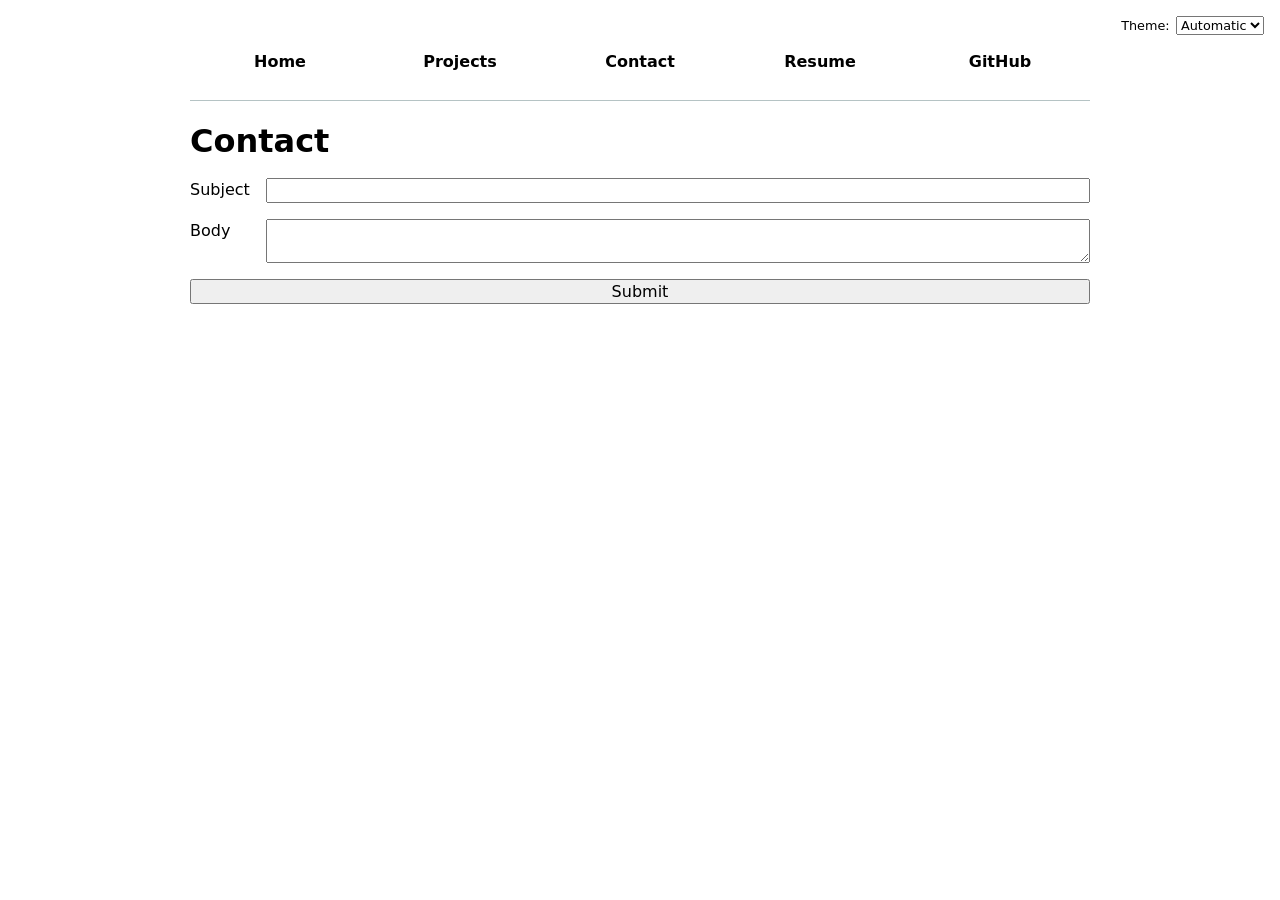
<file: contact/index.html>
<!DOCTYPE html>
<html lang="en">
<head>
    <meta charset="UTF-8">
    <meta name="viewport" content="width=device-width, initial-scale=1.0">
    <title>Christopher's Contact</title>
    <link rel="stylesheet" href="../style.css">
    <script type="module" src="../global.js"></script>
</head>
<body>
    <div class="container">
        <h1>Contact</h1>
        <form action="mailto:chn058@ucsd.edu">
            <label>
                Subject
                <input name="subject">
            </label>
            <label>
                Body
                <textarea name="body"></textarea>
            </label>
            <button type="submit">Submit</button>
        </form>
    </div>
</body>
</html>
</file>
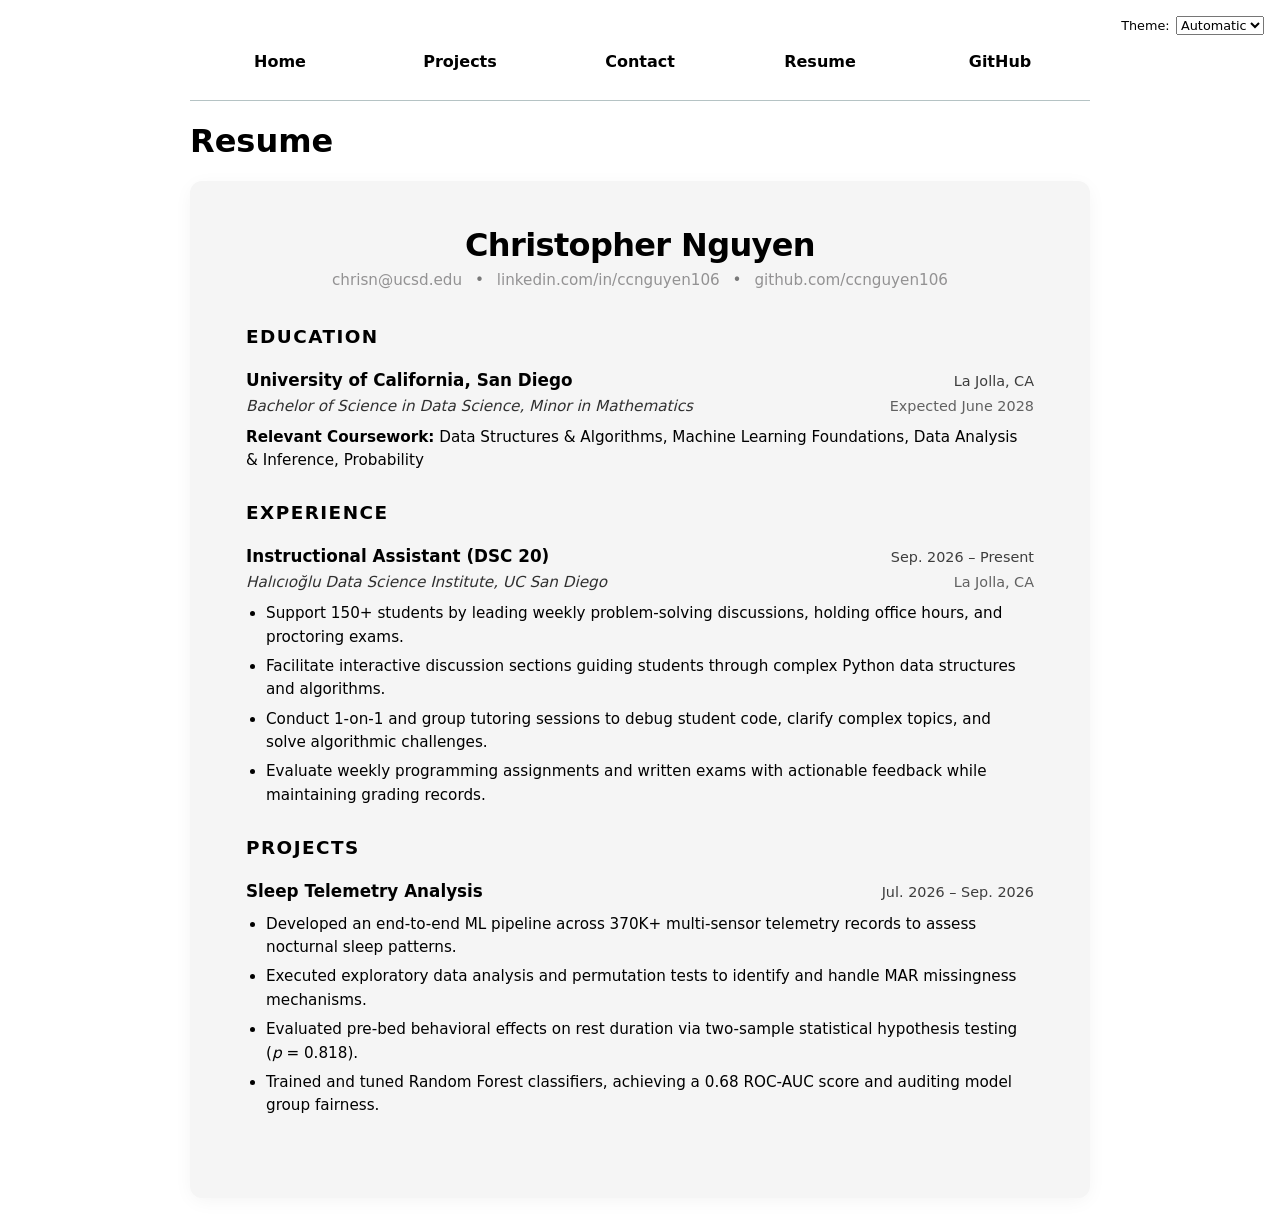
<file: resume/index.html>
<!DOCTYPE html>
<html lang="en">
<head>
    <meta charset="UTF-8">
    <meta name="viewport" content="width=device-width, initial-scale=1.0">
    <title>Resume - Christopher Nguyen</title>
    <link rel="stylesheet" href="../style.css">
    <script type="module" src="../global.js"></script>
</head>
<body>
    <div class="container">
        <h1 class="page-title">Resume</h1>

        <article class="resume-card">
            <header class="resume-header">
                <h2>Christopher Nguyen</h2>
                <p class="contact-links">
                    <a href="mailto:chrisn@ucsd.edu">chrisn@ucsd.edu</a>
                    <span class="sep">•</span>
                    <a href="https://linkedin.com/in/ccnguyen106" target="_blank" rel="noopener noreferrer">linkedin.com/in/ccnguyen106</a>
                    <span class="sep">•</span>
                    <a href="https://github.com/ccnguyen106" target="_blank" rel="noopener noreferrer">github.com/ccnguyen106</a>
                </p>
            </header>

            <section class="resume-section">
                <h3>Education</h3>
                <div class="entry">
                    <div class="entry-row primary-row">
                        <span class="institution">University of California, San Diego</span>
                        <span class="meta">La Jolla, CA</span>
                    </div>
                    <div class="entry-row sub-row">
                        <span class="role">Bachelor of Science in Data Science, Minor in Mathematics</span>
                        <span class="meta">Expected June 2028</span>
                    </div>
                    <p class="coursework"><strong>Relevant Coursework:</strong> Data Structures &amp; Algorithms, Machine Learning Foundations, Data Analysis &amp; Inference, Probability</p>
                </div>
            </section>

            <section class="resume-section">
                <h3>Experience</h3>
                <div class="entry">
                    <div class="entry-row primary-row">
                        <span class="institution">Instructional Assistant (DSC 20)</span>
                        <span class="meta">Sep. 2026 – Present</span>
                    </div>
                    <div class="entry-row sub-row">
                        <span class="role">Halıcıoğlu Data Science Institute, UC San Diego</span>
                        <span class="meta">La Jolla, CA</span>
                    </div>
                    <ul>
                        <li>Support 150+ students by leading weekly problem-solving discussions, holding office hours, and proctoring exams.</li>
                        <li>Facilitate interactive discussion sections guiding students through complex Python data structures and algorithms.</li>
                        <li>Conduct 1-on-1 and group tutoring sessions to debug student code, clarify complex topics, and solve algorithmic challenges.</li>
                        <li>Evaluate weekly programming assignments and written exams with actionable feedback while maintaining grading records.</li>
                    </ul>
                </div>
            </section>

            <section class="resume-section">
                <h3>Projects</h3>
                <div class="entry">
                    <div class="entry-row primary-row">
                        <span class="institution">Sleep Telemetry Analysis</span>
                        <span class="meta">Jul. 2026 – Sep. 2026</span>
                    </div>
                    <ul>
                        <li>Developed an end-to-end ML pipeline across 370K+ multi-sensor telemetry records to assess nocturnal sleep patterns.</li>
                        <li>Executed exploratory data analysis and permutation tests to identify and handle MAR missingness mechanisms.</li>
                        <li>Evaluated pre-bed behavioral effects on rest duration via two-sample statistical hypothesis testing (<em>p</em> = 0.818).</li>
                        <li>Trained and tuned Random Forest classifiers, achieving a 0.68 ROC-AUC score and auditing model group fairness.</li>
                    </ul>
                </div>
            </section>
        </article>
    </div>
</body>
</html>
</file>
<file: style.css>
/* Step 4.1: Root Theme & System Colors */
:root {
  --color-accent: oklch(66.111% 0.00191 323.759);
  color-scheme: light dark;
}

html {
  accent-color: var(--color-accent);
}

body {
  font: 100%/1.5 system-ui, -apple-system, BlinkMacSystemFont, 'Segoe UI', Roboto, sans-serif;
  margin: 0;
}

/* Step 4.3: Dark Mode Switcher Positioning */
.color-scheme {
  position: absolute;
  top: 1rem;
  right: 1rem;
  font-size: 80%;
  display: inline-flex;
  align-items: center;
  gap: 0.5em;
  white-space: nowrap;
}

/* Base Layout Container */
.container {
  width: 100%;
  max-width: 900px;
  margin: 0 auto;
  padding: 2rem 1.5rem;
}

img {
  max-width: 100%;
  height: auto;
}

h1, h2, h3, h4, h5, h6 {
  line-height: 1.0;
  text-wrap: balance;
}

/* Navigation */
nav {
  --border-color: oklch(50% 10% 200 / 40%);
  display: flex;
  gap: 20px;
  padding: 10px;
  border-bottom: 1px solid var(--border-color);
  margin-bottom: 1.5rem;
}

nav a {
  flex: 1;
  text-align: center;
  text-decoration: none;
  color: inherit;
  font-weight: bold;
  padding: 0.5em;
  margin-bottom: 0.5em;
}

nav a.current {
  border-bottom: 5px solid oklch(60% 0.2 250);
  background-color: color-mix(in oklch, oklch(60% 0.2 250), canvas 85%);
  padding-bottom: calc(0.5em - 2px);
}

nav a:hover {
  border-bottom: 5px solid var(--color-accent);
  background-color: color-mix(in oklch, var(--color-accent), canvas 85%);
  padding-bottom: calc(0.5em - 2px);
}

/* Form Styles & Font Inheritance */
input, textarea, button, select {
  font-family: inherit;
  font-size: inherit;
}

form {
  display: grid;
  grid-template-columns: auto 1fr;
  gap: 1em;
}

label, button {
  grid-column: 1 / -1;
  display: grid;
  grid-template-columns: subgrid;
  align-content: center;
}

button {
  display: block;
  text-align: center;
  grid-column: 1 / -1;
}

/* Projects Grid */
.projects {
  display: grid;
  grid-template-columns: repeat(auto-fill, minmax(15em, 1fr));
  gap: 1.5em;
}

.projects article {
  display: grid;
  grid-template-rows: subgrid;
  grid-row: span 3;
  gap: 1em;
}

.projects article img {
  width: 100%;
  height: auto;
  display: block;
}

.projects article h2 {
  margin: 0;
}

/* Resume Paper Sheet Layout */
.resume-card {
  background: color-mix(in srgb, canvas, canvastext 4%);
  border: 1px solid var(--border-color);
  border-radius: 12px;
  padding: 3rem 3.5rem;
  box-shadow: 0 4px 20px -2px rgba(0, 0, 0, 0.05);
  margin-top: 1.5rem;
}

.resume-header {
  text-align: center;
  margin-bottom: 2.25rem;
}

.resume-header h2 {
  font-size: 2rem;
  font-weight: 700;
  letter-spacing: -0.02em;
  margin: 0 0 0.5rem 0;
}

.contact-links {
  font-size: 0.95rem;
  margin: 0;
}

.contact-links a {
  color: var(--color-accent);
  text-decoration: none;
  font-weight: 500;
  transition: color 0.15s ease;
}

.contact-links a:hover {
  text-decoration: underline;
}

.contact-links .sep {
  margin: 0 0.5rem;
  opacity: 0.5;
}

.resume-section {
  margin-bottom: 2rem;
}

.resume-section h3 {
  font-size: 1.15rem;
  text-transform: uppercase;
  letter-spacing: 0.08em;
  font-weight: 700;
  border-bottom: 1.5px solid var(--border-color);
  padding-bottom: 0.35rem;
  margin: 0 0 1rem 0;
}

.entry {
  margin-bottom: 1.25rem;
}

.entry-row {
  display: flex;
  justify-content: space-between;
  align-items: baseline;
  gap: 1rem;
}

.primary-row {
  font-weight: 600;
  font-size: 1.05rem;
}

.sub-row {
  font-size: 0.95rem;
  font-style: italic;
  margin-top: 0.15rem;
  opacity: 0.8;
}

.meta {
  white-space: nowrap;
  font-weight: 400;
  font-size: 0.9rem;
  font-style: normal;
  opacity: 0.75;
}

.coursework {
  margin: 0.5rem 0 0 0;
  font-size: 0.95rem;
  line-height: 1.5;
}

.entry ul {
  margin: 0.5rem 0 0 0;
  padding-left: 1.25rem;
}

.entry ul li {
  margin-bottom: 0.35rem;
  line-height: 1.55;
  font-size: 0.95rem;
}

@media print {
  body {
    background: transparent;
  }
  nav, .page-title, .color-scheme {
    display: none;
  }
  .resume-card {
    border: none;
    box-shadow: none;
    padding: 0;
  }
}

@media (max-width: 600px) {
  .resume-card {
    padding: 1.5rem;
  }
  .entry-row {
    flex-direction: column;
    align-items: flex-start;
    gap: 0;
  }
  .meta {
    margin-bottom: 0.25rem;
  }
}
/* GitHub Profile Stats */
#profile-stats dl {
  display: grid;
  grid-template-columns: repeat(4, 1fr);
  text-align: center;
  gap: 1em;
  padding: 1.25rem;
  border-radius: 8px;
  background: color-mix(in srgb, canvas, canvastext 4%);
  border: 1px solid var(--border-color, #ccc);
  margin: 1.5rem 0;
}

#profile-stats dt {
  grid-row: 1;
  font-weight: 600;
  font-size: 0.85rem;
  text-transform: uppercase;
  letter-spacing: 0.05em;
  opacity: 0.8;
}

#profile-stats dd {
  grid-row: 2;
  font-size: 1.75rem;
  font-weight: bold;
  margin: 0;
}
/* Lab 5: Visualizing categorical data with D3 */

/* Step 0.1: Project Year Display */
.project-details {
  display: flex;
  flex-direction: column;
  gap: 0.35em;
}

.project-year {
  font-family: Baskerville, 'Times New Roman', serif;
  font-variant-numeric: oldstyle-nums;
  color: color-mix(in srgb, canvastext, transparent 40%);
  margin: 0;
  font-size: 0.95em;
}

/* Step 1.1 & 1.2: Pie Plot Sizing */
#projects-pie-plot {
  max-width: 20em;
  width: 100%;
  flex: 1 1 20em;
  min-width: 12em;
  margin-block: 2em;
  overflow: visible;
}

#projects-pie-plot path {
  transition: 300ms;
  cursor: pointer;
}

/* Step 5.1: Highlighting hovered wedge */
#projects-pie-plot:has(path:hover) {
  path:not(:hover) {
    opacity: 0.5;
  }
}

#projects-pie-plot:has(path:hover) path:not(:hover) {
  opacity: 0.5;
}

/* Step 2.2 & 2.3: Layout for Pie Chart and Legend */
.chart-container {
  display: flex;
  align-items: center;
  gap: 2em;
  margin-bottom: 2em;
}

.legend {
  flex: 1;
  display: grid;
  grid-template-columns: repeat(auto-fill, minmax(9em, 1fr));
  gap: 1em;
  padding: 1.25em;
  border: 1px solid var(--border-color, #ccc);
  border-radius: 8px;
  list-style: none;
  margin: 0;
}

.legend li {
  display: flex;
  align-items: center;
  gap: 0.5em;
  cursor: pointer;
  user-select: none;
  transition: opacity 300ms;
}

.legend .swatch {
  width: 1em;
  height: 1em;
  aspect-ratio: 1 / 1;
  background-color: var(--color);
  border-radius: 50%;
  display: inline-block;
  flex-shrink: 0;
}

/* Step 4.1: Search Bar */
.searchBar {
  width: 100%;
  padding: 0.7em 1em;
  margin-bottom: 2em;
  font-size: 1rem;
  border: 1px solid var(--border-color, #ccc);
  border-radius: 6px;
  box-sizing: border-box;
  background: color-mix(in srgb, canvas, canvastext 2%);
  color: inherit;
}

/* Step 5.2: Highlighting selected wedge */
.selected {
  --color: oklch(60% 45% 0) !important;
  &:is(path) {
    fill: var(--color);
  }
}

.selected:is(path),
path.selected {
  fill: var(--color);
}

li.selected {
  font-weight: bold;
}
</file>
